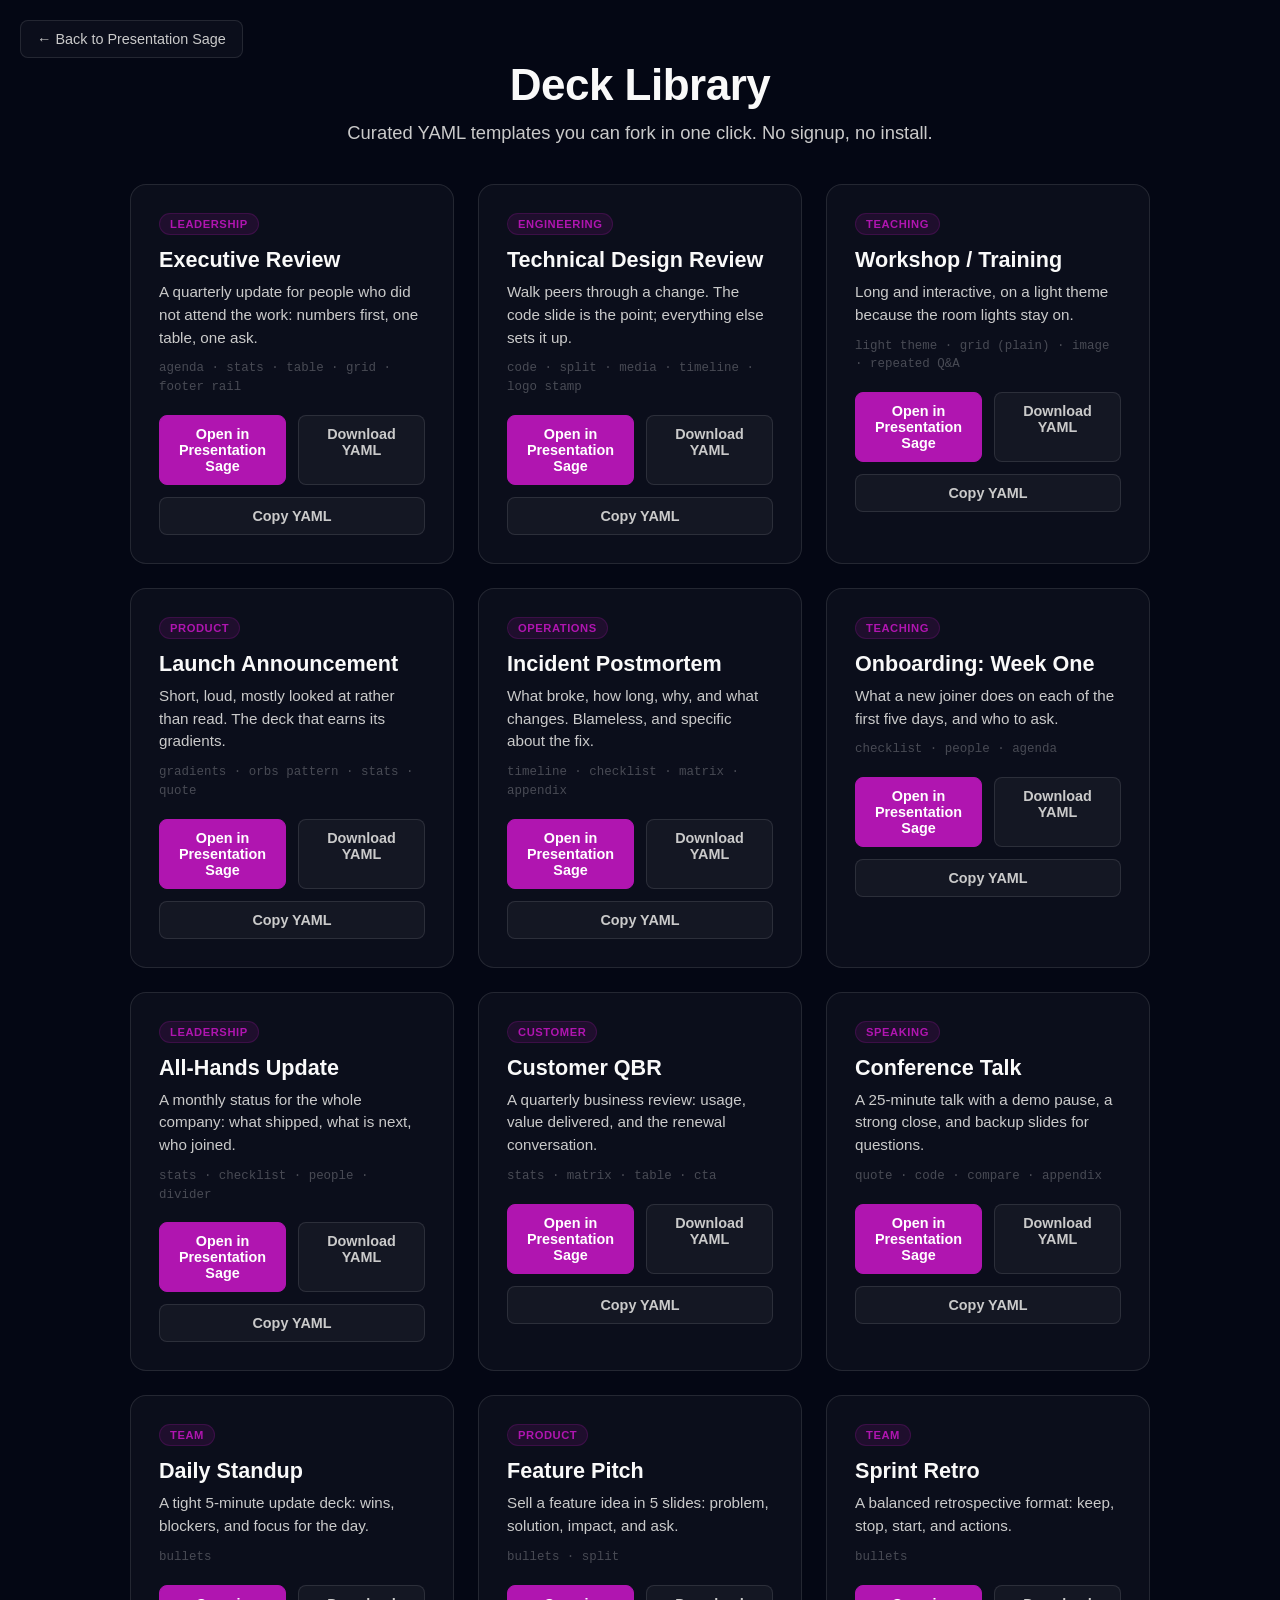
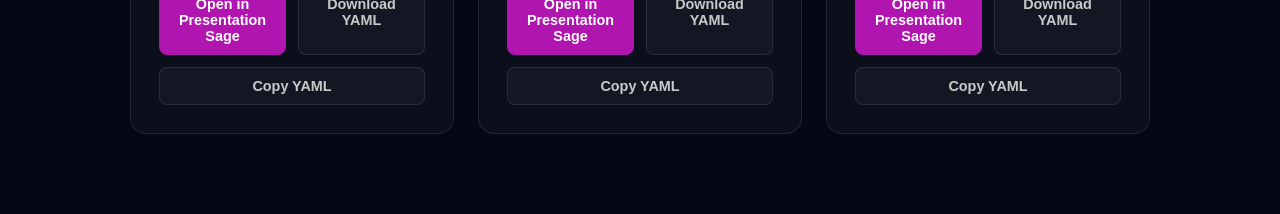
<file: deck-library/index.html>
<!DOCTYPE html>
<html lang="en" style="color-scheme: dark;">
<head>
  <meta charset="UTF-8">
  <meta name="color-scheme" content="dark">
  <meta name="viewport" content="width=device-width, initial-scale=1.0">
  <link rel="icon" type="image/svg+xml" href="/favicon.svg">
  <link rel="icon" type="image/x-icon" href="/favicon.ico" sizes="16x16 32x32 48x48">
  <link rel="apple-touch-icon" sizes="180x180" href="/apple-touch-icon.png">
  <meta name="apple-mobile-web-app-title" content="Presentation Sage">
  <link rel="manifest" href="/site.webmanifest">
  <meta name="neo-mark" content="on">
  <meta http-equiv="Content-Security-Policy" content="default-src 'self'; base-uri 'self'; form-action 'self'; script-src 'self' 'unsafe-inline' https://gc.zgo.at https://static.cloudflareinsights.com; style-src 'self' 'unsafe-inline' https://fonts.googleapis.com https://cdn.neorgon.org; font-src 'self' https://fonts.gstatic.com; img-src 'self' data: blob: https:; connect-src 'self' https://neorgon.goatcounter.com https://cloudflareinsights.com; upgrade-insecure-requests">
  <meta name="referrer" content="strict-origin-when-cross-origin">
  <title>Deck Library | Presentation Sage</title>
  <meta name="description" content="Curated Presentation Sage YAML templates for standups, pitches, retros, and more. Fork a deck in one click">
  <meta property="og:title" content="Deck Library: Presentation Sage Templates">
  <meta property="og:description" content="Curated Presentation Sage YAML templates for standups, pitches, retros, and more">
  <meta property="og:type" content="website">
  <meta property="og:url" content="https://slides.neorgon.com/deck-library/">
  <meta property="og:site_name" content="Neorgon">
  <meta name="twitter:card" content="summary_large_image">
  <meta name="twitter:title" content="Deck Library: Presentation Sage Templates">
  <meta name="twitter:description" content="Curated Presentation Sage YAML templates for standups, pitches, retros, and more">
  <meta name="robots" content="index, follow">
  <link rel="canonical" href="https://slides.neorgon.com/deck-library/">
  <meta name="theme-color" content="#040714">
  <link rel="stylesheet" href="../css/style.css">
  <style>
    :root { --accent: #B015B0; }
    .library-page { min-height: 100vh; display: flex; flex-direction: column; }
    .library-header { padding: 60px 40px 40px; text-align: center; }
    .library-title { font-size: 2.75rem; font-weight: 700; letter-spacing: -0.5px; margin-bottom: 12px; }
    .library-subtitle { font-size: 1.15rem; color: var(--text-secondary); max-width: 600px; margin: 0 auto; }
    .template-grid { display: grid; grid-template-columns: repeat(auto-fill, minmax(300px, 1fr)); gap: 24px; max-width: 1100px; margin: 0 auto; padding: 0 40px 80px; }
    .template-card { background: var(--surface-1); border: 1px solid var(--border); border-radius: 16px; padding: 28px; transition: all .2s ease; }
    .template-card:hover { border-color: rgba(176,21,176,.35); background: rgba(255,255,255,.05); }
    .template-category { display: inline-block; padding: 4px 10px; border-radius: 99px; font-size: .7rem; font-weight: 600; text-transform: uppercase; letter-spacing: .05em; background: rgba(176,21,176,.12); color: var(--accent); border: 1px solid rgba(176,21,176,.2); margin-bottom: 12px; }
    .template-name { font-size: 1.35rem; font-weight: 600; margin-bottom: 8px; }
    .template-desc { color: var(--text-secondary); font-size: .95rem; line-height: 1.5; margin-bottom: 10px; }
    .template-uses { color: var(--text-dim, #6b7280); font-size: .78rem; line-height: 1.5; margin-bottom: 18px; font-family: var(--mono, monospace); }
    .template-actions { display: flex; gap: 12px; flex-wrap: wrap; }
    .template-btn { flex: 1; min-width: 120px; padding: 10px 16px; border-radius: 8px; text-align: center; text-decoration: none; font-weight: 600; font-size: .9rem; border: 1px solid var(--border); background: rgba(255,255,255,.04); color: var(--text-secondary); }
    .template-btn:hover { background: rgba(176,21,176,.12); border-color: rgba(176,21,176,.35); color: var(--text-primary); }
    .template-btn--primary { background: var(--accent); color: #fff; border-color: var(--accent); }
    .template-btn--primary:hover { background: #c218c2; color: #fff; }
    .nav-back { position: absolute; top: 20px; left: 20px; z-index: 20; }
    .back-button { display: inline-flex; align-items: center; gap: 8px; padding: 10px 16px; background: var(--surface-1); border: 1px solid var(--border); border-radius: 8px; text-decoration: none; color: var(--text-secondary); font-size: .9rem; font-weight: 500; }
    .back-button:hover { background: rgba(176,21,176,.12); border-color: rgba(176,21,176,.35); color: var(--text-primary); }
    @media (max-width: 640px) { .library-header { padding: 80px 20px 30px; } .template-grid { padding: 0 20px 60px; grid-template-columns: 1fr; } }
  </style>
</head>
<body>
  <nav class="nav-back">
    <a href="../" class="back-button">← Back to Presentation Sage</a>
  </nav>

  <div class="library-page">
    <header class="library-header">
      <h1 class="library-title">Deck Library</h1>
      <p class="library-subtitle">Curated YAML templates you can fork in one click. No signup, no install.</p>
    </header>

    <main class="template-grid" id="templateGrid">
      <!-- Templates injected by JS -->
    </main>
  </div>

  <script>
    /* Decks live as real .yaml files under decks/, so `node validate.mjs
       deck-library/decks` checks every example the library hands out. The page
       only knows the manifest; the content is fetched. */
    /* The manifest is shared with the player's Catalog, so the two lists
       cannot disagree about what the library holds. */
    let templates = [];

    const grid = document.getElementById('templateGrid');
    const render = () => { grid.innerHTML = templates.map(t => `
        <article class="template-card" data-id="${t.id}">
          <span class="template-category">${t.category}</span>
          <h2 class="template-name">${t.name}</h2>
          <p class="template-desc">${t.desc}</p>
          <p class="template-uses">${t.uses}</p>
          <div class="template-actions">
            <a class="template-btn template-btn--primary" data-open href="#">Open in Presentation Sage</a>
            <a class="template-btn" href="decks/${t.id}.yaml" download="${t.id}.yaml">Download YAML</a>
            <button class="template-btn" data-copy type="button">Copy YAML</button>
          </div>
        </article>`).join(''); };

    fetch('decks/index.json')
      .then(r => r.json())
      .then(list => { templates = list; render(); })
      .catch(() => { grid.innerHTML = '<p class="template-desc">Deck list unavailable.</p>'; });

    const yamlFor = async (id) => (await fetch(`decks/${id}.yaml`)).text();

    grid.addEventListener('click', async (e) => {
      const card = e.target.closest('.template-card');
      if (!card) return;
      const id = card.dataset.id;

      if (e.target.matches('[data-open]')) {
        e.preventDefault();
        const yaml = await yamlFor(id);
        window.open(`../?yaml=${encodeURIComponent(yaml)}`, '_blank', 'noopener');
      }

      if (e.target.matches('[data-copy]')) {
        const yaml = await yamlFor(id);
        const btn = e.target, was = btn.dataset.label || btn.textContent;
        btn.dataset.label = was;
        let ok = true;
        try {
          await navigator.clipboard.writeText(yaml);
        } catch {
          // Clipboard API needs permission the page may not have; the old
          // textarea trick still works and needs none.
          const ta = document.createElement('textarea');
          ta.value = yaml; ta.style.position = 'fixed'; ta.style.opacity = '0';
          document.body.appendChild(ta); ta.select();
          ok = document.execCommand('copy');
          ta.remove();
        }
        btn.textContent = ok ? 'Copied' : 'Press Ctrl+C';
        setTimeout(() => { btn.textContent = was; }, 1400);
      }
    });
  </script>
</body>
</html>
</file>
<file: css/style.css>
/* ── Reset & tokens ──────────────────────────────────────────────────── */
*, *::before, *::after { margin: 0; padding: 0; box-sizing: border-box; }

:root {
  --bg:              #040714;
  --surface-1:       rgba(255,255,255,.03);
  --surface-2:       rgba(255,255,255,.06);
  --border-subtle:   rgba(255,255,255,.07);
  --border:          rgba(255,255,255,.10);
  --border-strong:   rgba(255,255,255,.22);
  --text-primary:    #f9f9f9;
  --text-secondary:  #cacaca;
  --text-muted:      rgba(255,255,255,.55);
  --text-dim:        rgba(255,255,255,.25);
  --accent:          #fb923c;
  --accent-bright:   #fdba74;
  --warn:            #fbbf24;
  --danger:          #f87171;
  --success:         #34d399;
  --font:            'Avenir Next', -apple-system, BlinkMacSystemFont, 'Segoe UI', Roboto, Oxygen, Ubuntu, Cantarell, sans-serif;
  --mono:            'JetBrains Mono', 'Fira Code', 'Cascadia Code', 'Courier New', monospace;
  --radius-sm:       6px;
  --radius:          10px;
  --radius-lg:       15px;
  --dur:             200ms;
}

body {
  font-family: var(--font);
  background: var(--bg);
  color: var(--text-primary);
  height: 100vh;
  display: flex;
  flex-direction: column;
  overflow: hidden;
}

/* ── Toolbar ─────────────────────────────────────────────────────────── */
.toolbar {
  display: flex; align-items: center;
  flex-wrap: wrap; row-gap: 6px;
  /* Never overflow:auto here. A scroll container clips its own absolutely
     positioned children, which silently swallowed every dropdown in it. */
  position: relative; z-index: 40;
  min-height: 44px; flex-shrink: 0; padding-block: 4px;
  border-bottom: 1px solid var(--border-subtle);
  background: var(--surface-1);
  padding: 0 16px; gap: 6px;
}
.toolbar-label { font-size: .72rem; color: var(--text-muted); margin-right: 2px; }
.sep { width: 1px; height: 18px; background: var(--border-subtle); margin: 0 4px; flex-shrink: 0; }
.theme-select {
  height: 26px; padding: 0 8px;
  background: var(--surface-1); border: 1px solid var(--border);
  color: var(--text-secondary); border-radius: var(--radius-sm);
  font-family: var(--font); font-size: .75rem; cursor: pointer;
}
.theme-select:focus { outline: 1px solid var(--accent); }

.btn {
  padding: 5px 13px;
  border-radius: var(--radius-sm);
  border: 1px solid var(--border);
  background: var(--surface-1);
  color: var(--text-secondary);
  font-family: var(--font); font-size: .8rem;
  cursor: pointer; transition: all var(--dur);
  white-space: nowrap;
}
.btn:hover { background: var(--surface-2); border-color: var(--border-strong); color: var(--text-primary); }
.btn-primary {
  background: var(--accent); border-color: var(--accent);
  color: #fff; font-weight: 600;
}
.btn-primary:hover { background: var(--accent-bright); border-color: var(--accent-bright); color: #fff; }
.btn-sm { padding: 4px 10px; font-size: .75rem; }
.btn-ghost {
  background: none; border-color: transparent; color: var(--text-muted);
}
.btn-ghost:hover { background: var(--surface-2); border-color: var(--border); color: var(--text-primary); }

/* ── Workspace ───────────────────────────────────────────────────────── */
.workspace {
  flex: 1; display: grid;
  grid-template-columns: 1fr 1fr;
  overflow: hidden;
}

/* ── Editor pane ─────────────────────────────────────────────────────── */
.editor-pane {
  display: flex; flex-direction: column;
  border-right: 1px solid var(--border-subtle);
  overflow: hidden;
}
.pane-header {
  height: 34px; flex-shrink: 0;
  padding: 0 14px;
  border-bottom: 1px solid var(--border-subtle);
  display: flex; align-items: center; gap: 8px;
  font-size: .7rem; text-transform: uppercase;
  letter-spacing: .8px; color: var(--text-muted);
}
.pane-header .dot {
  width: 6px; height: 6px;
  border-radius: 50%; flex-shrink: 0;
}
.dot-blue  { background: var(--accent); }
.dot-green { background: var(--success); }

#yaml-input {
  flex: 1; resize: none;
  background: transparent; border: none; outline: none;
  color: var(--text-primary);
  font-family: var(--mono); font-size: .8rem;
  line-height: 1.65; padding: 14px 16px;
  overflow-y: auto;
}
#yaml-input::placeholder { color: var(--text-dim); }

/* ── Warnings bar ────────────────────────────────────────────────────── */
.warnings-bar {
  flex-shrink: 0; max-height: 130px; overflow-y: auto;
  border-top: 1px solid var(--border-subtle);
  background: rgba(0,0,0,.15);
}
.warnings-bar.empty {
  padding: 8px 14px;
  font-size: .75rem; color: var(--success);
}
.warning-item {
  padding: 5px 14px;
  display: flex; align-items: baseline; gap: 8px;
  font-size: .75rem; line-height: 1.4;
  border-bottom: 1px solid rgba(255,255,255,.03);
}
.warning-item:last-child { border-bottom: none; }
.warning-item.lvl-error { color: var(--danger); }
.warning-item.lvl-warn  { color: var(--warn); }
.warning-item.lvl-info  { color: var(--text-muted); }
.warning-badge {
  font-size: .65rem; font-weight: 700; padding: 1px 5px;
  border-radius: 3px; flex-shrink: 0; white-space: nowrap;
}
.lvl-error .warning-badge { background: rgba(248,113,113,.15); color: var(--danger); }
.lvl-warn  .warning-badge { background: rgba(251,191,36,.12);  color: var(--warn); }
.lvl-info  .warning-badge { background: var(--surface-2);      color: var(--text-muted); }

/* ── Preview pane ────────────────────────────────────────────────────── */
.preview-pane {
  display: flex; flex-direction: column;
  overflow: hidden; background: #000;
}
.preview-header {
  height: 34px; flex-shrink: 0;
  padding: 0 14px;
  border-bottom: 1px solid var(--border-subtle);
  background: rgba(255,255,255,.01);
  display: flex; align-items: center; gap: 8px;
  font-size: .7rem; text-transform: uppercase;
  letter-spacing: .8px; color: var(--text-muted);
}
.slide-nav {
  margin-left: auto; display: flex; align-items: center; gap: 6px;
}
.nav-btn {
  width: 22px; height: 22px;
  background: none; border: 1px solid var(--border);
  color: var(--text-secondary); border-radius: 4px;
  cursor: pointer; font-size: .75rem;
  display: flex; align-items: center; justify-content: center;
  transition: all var(--dur);
}
.nav-btn:hover:not(:disabled) { background: var(--surface-2); border-color: var(--border-strong); }
.nav-btn:disabled { opacity: .3; cursor: default; }
#slide-counter { font-size: .75rem; color: var(--text-muted); min-width: 48px; text-align: center; }

.slide-stage {
  flex: 1; position: relative; overflow: hidden;
}

/* ── Slide canvas — fixed 960x540, JS scales it to fit the container ── */
.slide {
  position: absolute;
  width: 960px; height: 540px;
  transform-origin: top left;
  background: #080f20;
  border-radius: 10px;
  border: 1px solid rgba(255,255,255,.08);
  display: flex; flex-direction: column;
  overflow: hidden;
  padding: 48px 60px;
}
.slide::after {
  content: '';
  position: absolute; inset: 0;
  background: linear-gradient(135deg, rgba(0,99,229,.05) 0%, transparent 55%);
  pointer-events: none;
}
.slide-num {
  /* Inside the graphics-safe band. EBU R 95 puts that at 5% per edge, which is
     27px vertical and 48px horizontal here; the old 14/18 sat in the region a
     keystoned or overscanned projector eats. */
  position: absolute; bottom: 24px; right: 40px;
  font-size: 11px;
  /* Was a hardcoded white at .18 alpha: 1.01:1 on the four light themes, an
     invisible page number. Every other slide token is themed; this was the one
     that was not. */
  color: var(--sl-dim, rgba(255,255,255,.18));
  font-family: var(--mono);
}
.slide-logo-watermark {
  position: absolute; top: 24px; right: 40px;
  max-height: 30px; max-width: 80px;
  object-fit: contain; opacity: .6; z-index: 2;
}
.title-logo {
  max-height: 52px; max-width: 140px;
  object-fit: contain; margin-bottom: 20px;
}

/* Title slide */
.slide-type-title {
  align-items: center; justify-content: center; text-align: center;
}
.slide-type-title .s-heading {
  font-size: 40px;
  font-weight: 700; color: var(--sl-text, #fff); line-height: 1.2;
}
.accent-bar {
  width: 48px; height: 4px; border-radius: 2px;
  background: var(--sl-accent, #0063e5); margin: 18px auto;
}
.slide-type-title .s-subtitle {
  font-size: 18px;
  color: var(--sl-muted, rgba(255,255,255,.5)); font-weight: 400;
}
.slide-type-title .s-meta {
  /* Above the page-number band. Moving .slide-num into the graphics-safe area
     put it at bottom 24px / right 40px, which is exactly where the right-hand
     date sat, so the two printed over each other. */
  position: absolute; bottom: 48px; left: 60px; right: 60px;
  display: flex; justify-content: space-between;
  font-size: 12px; color: var(--sl-dim, rgba(255,255,255,.25));
}

/* Bullets slide */
.slide-type-bullets { justify-content: flex-start; }
.s-heading {
  font-size: 26px;
  font-weight: 700; color: var(--sl-text, #fff); margin-bottom: 18px;
  padding-bottom: 14px;
  border-bottom: 1px solid var(--sl-border, rgba(255,255,255,.07));
  flex-shrink: 0;
}
.s-bullets { list-style: none; overflow: hidden; }
.s-bullets li {
  padding: 7px 0 7px 22px; position: relative;
  font-size: 18px;
  color: var(--sl-ts, #cacaca); line-height: 1.4;
}
.s-bullets li::before {
  content: '';
  position: absolute; left: 0; top: 14px;
  width: 7px; height: 7px;
  border-radius: 50%; background: var(--sl-accent, #0063e5);
}

/* Split slide */
.slide-type-split { justify-content: flex-start; }
.split-cols {
  display: grid; grid-template-columns: 1fr 1fr;
  gap: 24px; flex: 1; overflow: hidden;
}
.split-col-head {
  font-size: 13px;
  font-weight: 700; color: var(--sl-accent, #0063e5);
  text-transform: uppercase; letter-spacing: .6px;
  margin-bottom: 10px;
}

/* Code slide */
.slide-type-code { justify-content: flex-start; }
.code-block {
  background: var(--sl-code-bg, rgba(0,0,0,.5));
  border: 1px solid var(--sl-border, rgba(255,255,255,.07));
  border-radius: 8px; padding: 18px;
  flex: 1; overflow: hidden;
}
.code-lang {
  font-size: 11px; color: var(--sl-dim, rgba(255,255,255,.3));
  font-family: var(--mono); text-transform: uppercase;
  letter-spacing: .8px; margin-bottom: 10px;
}
.code-block pre {
  font-family: var(--mono);
  font-size: 15px;
  line-height: 1.55; color: var(--sl-code-text, #a5f3fc);
  white-space: pre-wrap; word-break: break-word;
}

/* Quote slide */
.slide-type-quote {
  align-items: center; justify-content: center; text-align: center;
}
.quote-mark {
  font-size: 72px; line-height: .8;
  color: var(--sl-accent, #0063e5); opacity: .35;
  font-family: Georgia, serif;
}
.quote-text {
  font-size: 22px;
  color: var(--sl-text, #fff); font-style: italic; line-height: 1.6; margin-top: 10px;
}
.quote-source {
  margin-top: 18px;
  font-size: 14px;
  color: var(--sl-accent, #0063e5); font-weight: 600;
}

/* Divider slide */
.slide-type-divider {
  align-items: center; justify-content: center; text-align: center;
  background: linear-gradient(135deg, rgba(176,21,176,.12) 0%, rgba(61,0,128,.12) 50%, transparent 100%);
}
.slide-type-divider .s-heading {
  font-size: 44px;
  border-bottom: none; margin-bottom: 0; padding-bottom: 0;
}
.slide-type-divider .s-subtitle {
  font-size: 17px;
  color: var(--sl-muted, rgba(255,255,255,.45)); margin-top: 14px;
}

/* Q&A slide */
.slide-type-qa {
  align-items: center; justify-content: center; text-align: center;
}
.qa-icon { font-size: 48px; margin-bottom: 18px; }
.slide-type-qa .s-heading {
  font-size: 36px;
  border-bottom: none; margin-bottom: 0; padding-bottom: 0;
}
.slide-type-qa .s-subtext {
  font-size: 16px;
  color: var(--sl-muted, rgba(255,255,255,.4)); margin-top: 12px;
}

/* CTA slide */
.slide-type-cta {
  align-items: center; justify-content: center; text-align: center;
}
.slide-type-cta .s-heading {
  font-size: 30px;
  border-bottom: none; margin-bottom: 24px; padding-bottom: 0;
}
.cta-pill {
  background: var(--sl-accent, #0063e5); color: var(--sl-on-accent, #fff);
  font-weight: 700; font-size: 18px;
  padding: 13px 32px; border-radius: 9px;
  display: inline-block;
}
.s-subtext {
  margin-top: 16px;
  font-size: 14px;
  color: var(--sl-muted, rgba(255,255,255,.38));
}

/* Image slide */
.slide-type-image { justify-content: flex-start; }
.image-container {
  flex: 1; display: flex; align-items: center; justify-content: center;
  overflow: hidden; border-radius: 6px;
}
.image-container.full { position: absolute; inset: 0; border-radius: 0; }
.slide-image { max-width: 100%; max-height: 100%; object-fit: contain; border-radius: 4px; }
.fit-cover .slide-image { width: 100%; height: 100%; object-fit: cover; border-radius: 0; }
.image-caption {
  position: absolute; bottom: 28px; left: 60px; right: 60px;
  font-size: 13px; color: var(--sl-muted, rgba(255,255,255,.45));
  text-align: center;
}

/* Stats slide */
.slide-type-stats { justify-content: center; align-items: center; text-align: center; }
.stats-grid {
  display: flex; justify-content: center; gap: 48px; flex-wrap: wrap;
  margin-top: 10px;
}
.stat-item { min-width: 120px; }
.stat-value {
  font-size: 52px; font-weight: 800; line-height: 1.1;
  color: var(--sl-accent, #0063e5);
}
.stat-label {
  font-size: 14px; color: var(--sl-muted, rgba(255,255,255,.45));
  margin-top: 8px; line-height: 1.3;
}

/* Timeline slide */
.slide-type-timeline { justify-content: flex-start; }
.timeline-track {
  display: flex; gap: 8px; flex: 1; align-items: flex-start;
  padding-top: 10px;
}
.timeline-step {
  flex: 1; display: flex; flex-direction: column; align-items: center;
  text-align: center; position: relative;
}
.timeline-step::after {
  content: ''; position: absolute; top: 16px; left: 55%; right: -45%;
  height: 2px; background: var(--sl-border, rgba(255,255,255,.07));
}
.timeline-step:last-child::after { display: none; }
.timeline-dot {
  width: 32px; height: 32px; border-radius: 50%;
  background: var(--sl-accent, #0063e5); color: var(--sl-on-accent, #fff);
  font-size: 13px; font-weight: 700;
  display: flex; align-items: center; justify-content: center;
  position: relative; z-index: 1; flex-shrink: 0;
}
.timeline-label {
  font-size: 12px; font-weight: 700; color: var(--sl-accent, #0063e5);
  text-transform: uppercase; letter-spacing: .5px;
  margin-top: 10px;
}
.timeline-text {
  font-size: 14px; color: var(--sl-ts, #cacaca);
  margin-top: 6px; line-height: 1.4;
}
/* Per-step date above the axis. Once any step has one, every step renders the
   row (empty ones included) so the dots stay on one line. */
.timeline-date {
  font-size: 11px; font-family: var(--mono);
  color: var(--sl-muted, rgba(255,255,255,.45));
  min-height: 15px; margin-bottom: 6px;
}
/* The connector line runs through the dot centres, which move down by the
   date row's height when the track carries dates. */
.timeline-track.has-dates .timeline-step::after { top: 37px; }
/* A milestone: accent ring and a star instead of the numbered dot */
.timeline-dot.is-mark {
  background: transparent;
  border: 2px solid var(--sl-accent, #0063e5);
  color: var(--sl-accent, #0063e5);
  font-size: 16px;
}

/* Columns (two-column text) slide */
.slide-type-columns { justify-content: flex-start; }
.col-text {
  font-size: 16px; color: var(--sl-ts, #cacaca);
  line-height: 1.55;
}

/* Agenda slide */
.slide-type-agenda { justify-content: flex-start; }
.agenda-list {
  list-style: none; counter-reset: none;
  margin-top: 14px; flex: 1; overflow: hidden;
}
.agenda-list.two-col {
  display: grid; grid-template-columns: 1fr 1fr;
  grid-auto-flow: column; grid-template-rows: repeat(4, auto);
  column-gap: 40px;
}
.agenda-item {
  display: flex; gap: 14px; align-items: baseline;
  padding: 9px 0;
  border-bottom: 1px solid var(--sl-border, rgba(255,255,255,.07));
}
.agenda-num {
  font-family: var(--mono); font-size: 13px; font-weight: 700;
  color: var(--sl-accent, #0063e5); flex-shrink: 0;
}
.agenda-body { display: flex; flex-direction: column; gap: 2px; }
.agenda-label { font-size: 17px; color: var(--sl-ts, #cacaca); line-height: 1.35; }
.agenda-text { font-size: 13px; color: var(--sl-muted, rgba(255,255,255,.45)); }
/* The section being entered, for a deck that shows its agenda more than once */
.agenda-item.is-current .agenda-label { color: var(--sl-text, #fff); font-weight: 700; }
.agenda-item.is-current .agenda-num::after {
  content: ''; display: inline-block;
  width: 5px; height: 5px; border-radius: 50%; margin-left: 6px;
  background: var(--sl-accent, #0063e5);
}

/* Section progress eyebrow on dividers */
.section-progress {
  font-size: 12px; font-weight: 700; letter-spacing: 1.2px;
  text-transform: uppercase;
  color: var(--sl-accent, #0063e5);
  margin-bottom: 10px;
}

/* Table slide */
.slide-type-table { justify-content: flex-start; }
.table-wrap { flex: 0 1 auto; overflow: hidden; margin-top: 4px; }
.slide-table {
  width: 100%; border-collapse: collapse;
  font-size: 15px; color: var(--sl-ts, #cacaca);
}
.slide-table.dens-tight { font-size: 13px; }
.slide-table th {
  text-align: left; font-size: 12px; font-weight: 700;
  text-transform: uppercase; letter-spacing: .6px;
  color: var(--sl-on-accent, #fff);
  background: var(--sl-accent, #0063e5);
  padding: 8px 12px;
}
.slide-table td {
  padding: 7px 12px;
  border-bottom: 1px solid var(--sl-border, rgba(255,255,255,.07));
}
.slide-table.dens-tight td { padding: 5px 12px; }
.slide-table tbody tr:nth-child(even) { background: rgba(127,127,127,.06); }
.slide-table tr.is-highlight td {
  color: var(--sl-text, #fff); font-weight: 700;
  background: rgba(127,127,127,.12);
}
/* The marker belongs to the row, so only the first cell carries the bar */
.slide-table tr.is-highlight td:first-child {
  box-shadow: inset 3px 0 0 var(--sl-accent, #0063e5);
}
.slide-table .al-right  { text-align: right; }
.slide-table .al-center { text-align: center; }
.table-caption {
  font-size: 12px; color: var(--sl-muted, rgba(255,255,255,.45));
  margin-top: 8px;
}

/* Grid slide */
.slide-type-grid { justify-content: flex-start; }
.grid-items {
  display: grid; gap: 18px; flex: 1; overflow: hidden;
  margin-top: 14px; align-content: start;
}
.grid-items.cols-2 { grid-template-columns: repeat(2, 1fr); }
.grid-items.cols-3 { grid-template-columns: repeat(3, 1fr); }
.grid-items.cols-4 { grid-template-columns: repeat(4, 1fr); }
.grid-items.style-cards .grid-item {
  background: rgba(127,127,127,.08);
  border: 1px solid var(--sl-border, rgba(255,255,255,.07));
  border-top: 2px solid var(--sl-accent, #0063e5);
  border-radius: 6px; padding: 14px 16px;
}
.grid-items.style-plain .grid-item {
  border-left: 2px solid var(--sl-accent, #0063e5);
  padding: 2px 0 2px 14px;
}
.grid-icon { font-size: 22px; line-height: 1; margin-bottom: 8px; }
.grid-item-head {
  font-size: 15px; font-weight: 700; color: var(--sl-accent, #0063e5);
  margin-bottom: 6px; line-height: 1.25;
}
.grid-item-text { font-size: 14px; color: var(--sl-ts, #cacaca); line-height: 1.45; }
.grid-item-bullets { list-style: none; margin-top: 6px; }
.grid-item-bullets li {
  font-size: 13px; color: var(--sl-ts, #cacaca); line-height: 1.4;
  padding: 3px 0 3px 12px; position: relative;
}
.grid-item-bullets li::before {
  content: ''; position: absolute; left: 0; top: 10px;
  width: 4px; height: 4px; border-radius: 50%;
  background: var(--sl-accent, #0063e5);
}
.grid-items.cols-4 .grid-item-head { font-size: 14px; }
.grid-items.cols-4 .grid-item-text { font-size: 13px; }

/* Media slide: copy in a padded column, media bleeding to the slide edge */
.slide-type-media { padding: 0; }
.media-layout {
  display: grid; grid-template-columns: 42fr 58fr;
  flex: 1; min-height: 0;
}
.media-layout.side-left { grid-template-columns: 58fr 42fr; }
.media-layout.side-left .media-copy  { order: 2; }
.media-layout.side-left .media-figure { order: 1; }
.media-copy {
  padding: 48px 44px; display: flex; flex-direction: column;
  min-width: 0; overflow: hidden;
}
.media-copy .s-heading { font-size: 22px; }
.media-copy .s-bullets li { font-size: 15px; padding: 6px 0 6px 18px; }
.media-copy .s-bullets li::before { top: 12px; width: 6px; height: 6px; }
.media-copy .col-text { font-size: 15px; }
.media-copy .image-caption {
  position: static; text-align: left; margin-top: auto; padding-top: 10px;
}
.media-figure {
  position: relative; overflow: hidden;
  display: flex; align-items: center; justify-content: center;
  background: rgba(127,127,127,.07);
}
.media-figure .slide-image { max-width: 100%; max-height: 100%; border-radius: 0; }
.media-figure.fit-cover .slide-image { width: 100%; height: 100%; object-fit: cover; }

/* Media placeholder: a frame for the screenshot that does not exist yet */
.media-placeholder {
  width: 100%; height: 100%; min-height: 160px;
  display: flex; flex-direction: column;
  align-items: center; justify-content: center; gap: 4px;
  background: rgba(127,127,127,.09);
  border: 1px dashed var(--sl-dim, rgba(255,255,255,.22));
  color: var(--sl-muted, rgba(255,255,255,.45));
  position: relative;
}
.mp-label {
  font-size: 15px; font-weight: 700; color: var(--sl-ts, #cacaca);
  text-align: center; padding: 0 12px;
}
.mp-sub {
  font-size: 12px; font-family: var(--mono);
}

/* Footer rail: deck note left, handling label and page count right */
.slide-rail {
  position: absolute; left: 0; right: 0; bottom: 0;
  height: 34px; padding: 0 40px 0 60px;
  display: flex; align-items: center; gap: 16px;
  font-size: 11px; color: var(--sl-dim, rgba(255,255,255,.22));
  border-top: 1px solid var(--sl-border, rgba(255,255,255,.07));
  pointer-events: none;
}
.slide-type-media .slide-rail { padding-left: 44px; }
.rail-note { flex: 1; min-width: 0; overflow: hidden; white-space: nowrap; text-overflow: ellipsis; }
.rail-right { display: flex; align-items: center; gap: 12px; flex-shrink: 0; }
.rail-class {
  text-transform: uppercase; letter-spacing: 1px; font-weight: 700;
  color: var(--sl-muted, rgba(255,255,255,.45));
}
.rail-num { font-family: var(--mono); }
/* Content stops above the rail rather than sliding under it */
.slide.has-rail { padding-bottom: 44px; }
.slide-type-media.has-rail { padding-bottom: 0; }
.slide-type-media.has-rail .media-copy { padding-bottom: 44px; }
.slide-type-media.has-rail .media-figure { margin-bottom: 34px; }

/* Matrix slide: scanned down a column, so the columns carry the emphasis */
.slide-type-matrix { justify-content: flex-start; }
.slide-matrix th.mx-row-label {
  text-align: left; background: none; color: var(--sl-ts, #cacaca);
  font-weight: 600; text-transform: none; letter-spacing: 0;
  font-size: 14px; padding: 7px 12px;
  border-bottom: 1px solid var(--sl-border, rgba(255,255,255,.07));
}
.slide-matrix td { text-align: center; }
.slide-matrix th.is-highlight { box-shadow: inset 0 -3px 0 var(--sl-text, #fff); }
.slide-matrix td.is-highlight { background: rgba(127,127,127,.12); }
.mx-mark { font-size: 16px; font-weight: 700; }
.mx-yes { color: var(--sl-accent, #0063e5); }
.mx-no { color: var(--sl-dim, rgba(255,255,255,.22)); }
.mx-partial { color: var(--sl-muted, rgba(255,255,255,.45)); }

/* People slide */
.slide-type-people { justify-content: flex-start; }
.people-grid {
  display: grid; gap: 20px 16px; margin-top: 16px;
  align-content: start; flex: 1; overflow: hidden;
}
.people-grid.cols-2 { grid-template-columns: repeat(2, 1fr); }
.people-grid.cols-3 { grid-template-columns: repeat(3, 1fr); }
.people-grid.cols-4 { grid-template-columns: repeat(4, 1fr); }
.people-grid.cols-5 { grid-template-columns: repeat(5, 1fr); }
.person { text-align: center; }
.person-face {
  width: 78px; height: 78px; border-radius: 50%;
  object-fit: cover; margin: 0 auto 10px;
  border: 2px solid var(--sl-border, rgba(255,255,255,.07));
  display: flex; align-items: center; justify-content: center;
}
/* No headshot yet: initials on the accent, the same trick as the logo monogram */
.person-initials {
  background: var(--sl-accent, #0063e5); color: var(--sl-on-accent, #fff);
  font-size: 26px; font-weight: 700; letter-spacing: .5px; border: 0;
}
.person-name { font-size: 15px; font-weight: 700; color: var(--sl-text, #fff); line-height: 1.3; }
.person-role { font-size: 13px; color: var(--sl-muted, rgba(255,255,255,.45)); margin-top: 3px; line-height: 1.35; }
.people-grid.cols-5 .person-face { width: 62px; height: 62px; }
.people-grid.cols-5 .person-name { font-size: 13px; }
.people-grid.cols-5 .person-role { font-size: 11px; }

/* Checklist slide */
.slide-type-checklist { justify-content: flex-start; }
.check-list { list-style: none; margin-top: 12px; flex: 1; overflow: hidden; }
.check-item {
  display: flex; align-items: baseline; gap: 12px;
  padding: 9px 0;
  border-bottom: 1px solid var(--sl-border, rgba(255,255,255,.07));
}
.check-mark { font-size: 16px; width: 20px; flex-shrink: 0; text-align: center; }
.check-body { display: flex; flex-direction: column; gap: 2px; flex: 1; min-width: 0; }
.check-label { font-size: 17px; color: var(--sl-ts, #cacaca); line-height: 1.35; }
.check-note { font-size: 12px; color: var(--sl-muted, rgba(255,255,255,.45)); }
.check-state {
  font-family: var(--mono); font-size: 11px; text-transform: uppercase;
  letter-spacing: .8px; color: var(--sl-dim, rgba(255,255,255,.22)); flex-shrink: 0;
}
.check-item.is-done .check-mark { color: var(--sl-accent, #0063e5); }
.check-item.is-done .check-label { color: var(--sl-muted, rgba(255,255,255,.45)); }
.check-item.is-doing .check-mark { color: var(--sl-text, #fff); }
.check-item.is-doing .check-label { color: var(--sl-text, #fff); font-weight: 600; }
.check-item.is-blocked .check-mark { color: #ef6a6a; }
.check-item.is-blocked .check-state { color: #ef6a6a; }
.check-item.is-todo .check-mark { color: var(--sl-dim, rgba(255,255,255,.22)); }

/* Compare slide: two frames, one caption */
.slide-type-compare { justify-content: flex-start; }
.cmp-panes {
  display: grid; grid-template-columns: 1fr 1fr; gap: 18px;
  flex: 1; min-height: 0; margin-top: 10px;
}
.cmp-pane { display: flex; flex-direction: column; min-height: 0; }
.cmp-label {
  font-size: 12px; font-weight: 700; text-transform: uppercase;
  letter-spacing: .8px; color: var(--sl-accent, #0063e5); margin-bottom: 8px;
}
.cmp-frame {
  flex: 1; min-height: 0; position: relative; overflow: hidden;
  border-radius: 6px; background: rgba(127,127,127,.07);
  display: flex; align-items: center; justify-content: center;
}
.cmp-frame .slide-image { max-width: 100%; max-height: 100%; }
.cmp-frame.fit-cover .slide-image { width: 100%; height: 100%; object-fit: cover; }

/* Appendix marker */
.slide-type-appendix {
  align-items: flex-start; justify-content: center;
}
.appendix-tag {
  font-family: var(--mono); font-size: 12px; letter-spacing: 2px;
  text-transform: uppercase; color: var(--sl-accent, #0063e5);
  margin-bottom: 10px;
}
.slide-type-appendix .s-heading {
  border-bottom: 0; padding-bottom: 0; font-size: 34px;
}

/* Process slide: numbered step cards with a header band, a body, and a meta
   line for the target date and owner. Columns flow reads left to right; rows
   flow stacks the cards as horizontal bands. One card carries is-current. */
.slide-type-process { justify-content: flex-start; }
.process-flow {
  display: grid; gap: 14px; flex: 1; overflow: hidden;
  margin-top: 12px; align-content: start;
}
.process-flow.flow-columns { grid-auto-flow: column; grid-auto-columns: 1fr; }
.proc-card {
  display: flex; flex-direction: column; overflow: hidden;
  border: 1px solid var(--sl-border, rgba(255,255,255,.07));
  border-radius: 8px; background: rgba(127,127,127,.07);
}
.proc-band {
  display: flex; align-items: center; gap: 8px;
  padding: 8px 12px; flex-shrink: 0;
  background: rgba(127,127,127,.10);
  border-bottom: 1px solid var(--sl-border, rgba(255,255,255,.07));
}
.proc-num {
  width: 22px; height: 22px; border-radius: 50%; flex-shrink: 0;
  background: var(--sl-accent, #0063e5); color: var(--sl-on-accent, #fff);
  font-family: var(--mono); font-size: 12px; font-weight: 700;
  display: flex; align-items: center; justify-content: center;
}
.proc-label { font-size: 14px; font-weight: 700; color: var(--sl-text, #fff); line-height: 1.25; }
.proc-body {
  padding: 10px 12px; flex: 1;
  font-size: 13px; color: var(--sl-ts, #cacaca); line-height: 1.45;
}
.proc-meta {
  display: flex; justify-content: space-between; gap: 10px;
  padding: 8px 12px; flex-shrink: 0;
  border-top: 1px solid var(--sl-border, rgba(255,255,255,.07));
  font-size: 11px; font-family: var(--mono);
  color: var(--sl-muted, rgba(255,255,255,.45));
}
.proc-card.is-current { border-color: var(--sl-accent, #0063e5); }
.proc-card.is-current .proc-band { background: var(--sl-accent, #0063e5); }
.proc-card.is-current .proc-band .proc-num {
  background: var(--sl-on-accent, #fff); color: var(--sl-accent, #0063e5);
}
.proc-card.is-current .proc-label { color: var(--sl-on-accent, #fff); }
/* Rows flow: band, body and meta become three cells of one horizontal band */
.process-flow.flow-rows .proc-card { display: grid; grid-template-columns: 180px 1fr 170px; }
.process-flow.flow-rows .proc-band { border-bottom: 0; border-right: 1px solid var(--sl-border, rgba(255,255,255,.07)); }
.process-flow.flow-rows .proc-meta {
  flex-direction: column; justify-content: center; align-items: flex-end; gap: 2px;
  border-top: 0; border-left: 1px solid var(--sl-border, rgba(255,255,255,.07));
}

/* Chart slide: inline SVG drawn from the deck's own data (js/charts.js) */
.slide-type-chart { justify-content: flex-start; }
.chart-figure {
  flex: 1; min-height: 0; overflow: hidden; margin-top: 6px;
  display: flex; align-items: center; justify-content: center;
}
.chart-figure svg { width: 100%; height: 100%; }

/* Orgchart slide: root on top, children across, leaves stacked per branch */
.slide-type-orgchart { justify-content: flex-start; }
.org-chart {
  flex: 1; overflow: hidden; margin-top: 8px;
  display: flex; flex-direction: column; align-items: center;
}
.org-node {
  display: inline-flex; align-items: center; gap: 9px;
  border: 1px solid var(--sl-border, rgba(255,255,255,.07));
  border-top: 2px solid var(--sl-accent, #0063e5);
  border-radius: 8px; padding: 7px 14px;
  background: rgba(127,127,127,.08);
}
.org-who { display: flex; flex-direction: column; min-width: 0; }
.org-name { font-size: 14px; font-weight: 700; color: var(--sl-text, #fff); line-height: 1.25; }
.org-role { font-size: 11px; color: var(--sl-muted, rgba(255,255,255,.45)); line-height: 1.3; }
.org-face {
  width: 34px; height: 34px; border-radius: 50%; flex-shrink: 0;
  object-fit: cover;
  display: flex; align-items: center; justify-content: center;
}
.org-face-sm { width: 22px; height: 22px; }
/* Same initials-on-accent fallback the people slide uses */
.org-face.org-initials {
  background: var(--sl-accent, #0063e5); color: var(--sl-on-accent, #fff);
  font-size: 13px; font-weight: 700; letter-spacing: .4px;
}
.org-face-sm.org-initials { font-size: 9px; }
/* Connectors: a stub down from the root, a rail across, a stub into each
   branch. Drawn with borders and pseudo-elements, no images. */
.org-root { position: relative; }
.org-root::after {
  content: ''; position: absolute; top: 100%; left: 50%;
  width: 2px; height: 14px; margin-left: -1px;
  background: var(--sl-dim, rgba(255,255,255,.22));
}
.org-children {
  display: grid; grid-auto-flow: column; grid-auto-columns: 1fr;
  gap: 16px; width: 100%; margin-top: 14px; min-height: 0;
}
.org-branch {
  position: relative; display: flex; flex-direction: column;
  align-items: center; padding-top: 14px; min-width: 0;
}
.org-branch::before {
  content: ''; position: absolute; top: 0; left: 50%;
  width: 2px; height: 14px; margin-left: -1px;
  background: var(--sl-dim, rgba(255,255,255,.22));
}
.org-branch:not(:only-child)::after {
  content: ''; position: absolute; top: 0; height: 2px;
  left: -8px; right: -8px;
  background: var(--sl-dim, rgba(255,255,255,.22));
}
.org-branch:first-child::after { left: 50%; }
.org-branch:last-child::after { right: 50%; }
.org-leaves {
  list-style: none; margin-top: 10px; align-self: stretch;
  display: flex; flex-direction: column; gap: 6px;
  padding-left: 12px; margin-left: 18%;
  border-left: 2px solid var(--sl-dim, rgba(255,255,255,.22));
}
.org-leaf { display: flex; align-items: center; gap: 7px; min-width: 0; }
.org-leaf .org-name { font-size: 12px; }
.org-leaf .org-role { font-size: 10px; }

/* Error / empty state */
.slide-state {
  align-items: center; justify-content: center; text-align: center;
}
.slide-state .s-icon { font-size: 36px; margin-bottom: 14px; opacity: .4; }
.slide-state p {
  font-size: 16px; color: var(--text-muted); line-height: 1.6;
}
.slide-state.error p { color: var(--danger); font-family: var(--mono); font-size: 14px; }

/* Empty stage placeholder (not a slide) */
.stage-empty {
  position: absolute; inset: 0;
  display: flex; flex-direction: column;
  align-items: center; justify-content: center; gap: 10px;
  color: var(--text-dim);
}
.stage-empty .s-icon { font-size: 2rem; opacity: .4; }
.stage-empty p { font-size: .82rem; line-height: 1.6; text-align: center; }

/* Fullscreen overlay */
.fullscreen-stage {
  position: fixed; inset: 0; z-index: 500;
  background: #000;
  display: none;
}
.fullscreen-stage.active { display: block; }
.fullscreen-controls {
  position: fixed; bottom: 18px;
  display: flex; align-items: center; gap: 12px;
}
.fullscreen-controls .nav-btn {
  width: 36px; height: 36px;
  background: rgba(255,255,255,.06);
  font-size: 1rem;
}
#fs-counter { font-size: .82rem; color: rgba(255,255,255,.4); min-width: 60px; text-align: center; }
.fs-exit {
  position: fixed; top: 16px; right: 16px;
  background: rgba(255,255,255,.06); border: 1px solid rgba(255,255,255,.1);
  color: rgba(255,255,255,.6); border-radius: 6px;
  padding: 6px 12px; cursor: pointer; font-size: .8rem;
  transition: all var(--dur);
}
.fs-exit:hover { background: rgba(255,255,255,.12); color: #fff; }

/* ── Filmstrip ───────────────────────────────────────────────────────── */
.filmstrip {
  height: 76px; flex-shrink: 0;
  border-top: 1px solid var(--border-subtle);
  background: rgba(0,0,0,.25);
  display: flex; align-items: center;
  gap: 7px; padding: 7px 10px;
  overflow-x: auto; overflow-y: hidden;
}
.filmstrip::-webkit-scrollbar { height: 4px; }
.filmstrip::-webkit-scrollbar-thumb { background: rgba(255,255,255,.1); border-radius: 2px; }
.film-thumb {
  flex-shrink: 0; width: 106px; height: 60px;
  border-radius: 5px; border: 1.5px solid var(--border);
  cursor: pointer; position: relative; overflow: hidden;
  display: flex; flex-direction: column;
  justify-content: flex-end; padding: 4px 6px;
  background: #080f20;
  transition: border-color var(--dur), transform var(--dur);
}
.film-thumb:hover { border-color: rgba(255,255,255,.3); transform: translateY(-2px); }
.film-thumb.active { border-color: var(--accent); }
.film-type {
  position: absolute; top: 4px; left: 5px;
  font-size: .52rem; font-weight: 700; text-transform: uppercase;
  letter-spacing: .3px; color: rgba(255,255,255,.3);
  background: rgba(0,0,0,.4); padding: 1px 4px; border-radius: 2px;
}
.film-num {
  position: absolute; top: 4px; right: 5px;
  font-size: .52rem; color: rgba(255,255,255,.22); font-family: var(--mono);
}
.film-text {
  font-size: .58rem; color: rgba(255,255,255,.5);
  white-space: nowrap; overflow: hidden; text-overflow: ellipsis; width: 100%;
}

/* ── Audit panel (below preview) ─────────────────────────────────────── */
.audit-panel {
  flex-shrink: 0; max-height: 0; overflow: hidden;
  border-top: 1px solid var(--border-subtle);
  background: rgba(0,0,0,.2);
  transition: max-height .28s ease;
}
.audit-panel.open { max-height: 260px; overflow-y: auto; }
.audit-inner { padding: 14px 16px; }
.audit-title {
  font-size: .72rem; font-weight: 700; color: var(--text-primary);
  text-transform: uppercase; letter-spacing: .6px; margin-bottom: 12px;
}
.audit-section { margin-bottom: 14px; }
.audit-section-head {
  font-size: .65rem; font-weight: 700; color: var(--text-muted);
  text-transform: uppercase; letter-spacing: .5px; margin-bottom: 6px;
}
.audit-item {
  display: flex; align-items: baseline; gap: 8px;
  font-size: .72rem; line-height: 1.45; padding: 3px 0;
}
.audit-item.lvl-error { color: var(--danger); }
.audit-item.lvl-warn  { color: var(--warn); }
.audit-item.lvl-info  { color: var(--text-muted); }
.audit-badge {
  font-size: .6rem; font-weight: 700; padding: 1px 5px;
  border-radius: 3px; flex-shrink: 0;
}
.lvl-error .audit-badge { background: rgba(248,113,113,.15); color: var(--danger); }
.lvl-warn  .audit-badge { background: rgba(251,191,36,.12);  color: var(--warn); }
.lvl-info  .audit-badge { background: var(--surface-2);      color: var(--text-muted); }
.audit-question {
  font-size: .7rem; line-height: 1.5; color: var(--text-muted);
  padding: 3px 0 3px 14px; position: relative;
}
.audit-question::before { content: '\2192'; position: absolute; left: 0; color: var(--accent); opacity: .6; }
.audit-ok { font-size: .72rem; color: var(--success); }

.warning-summary {
  position: sticky; top: 0; z-index: 1;
  padding: 4px 0 6px;
  background: var(--bg, #040714);
  font-size: .7rem; color: var(--text-muted);
  text-transform: uppercase; letter-spacing: .06em;
}
.warning-summary b { color: var(--text-secondary); }
/* The bar scrolls rather than hiding the rest silently. */
.warnings-bar { scrollbar-width: thin; }

/* ── Responsive: below this the two panes stop being usable side by side ──
   At 390px each was 195px wide and the slide rendered at 187x105. Stacking
   gives the editor and the preview a full width each. */
@media (max-width: 900px) {
  .workspace { grid-template-columns: 1fr; grid-template-rows: 1fr 1fr; }
  .toolbar { overflow-x: auto; }
}
@media (max-width: 640px) {
  .workspace { grid-template-rows: 1fr 1.2fr; }
  .toolbar-label { display: none; }
  .warnings-bar { max-height: 92px; }
}

/* ── Catalog overlay: slide types, gradients, patterns ─────────────────── */
.cat-overlay {
  /* Above the site header (z-index 200), like every other overlay here. At 60
     the header ate every click on the tab bar and the close button, so three
     of the four tabs were unreachable at desktop widths. */
  position: fixed; inset: 0; z-index: 620;
  background: var(--bg, #040714);
  display: none; flex-direction: column;
}
.cat-overlay.active { display: flex; }
.cat-bar {
  display: flex; align-items: center; gap: 18px;
  padding: 14px 20px; flex-shrink: 0;
  border-bottom: 1px solid var(--border);
  background: rgba(255,255,255,.02);
}
.cat-bar h2 { font-size: .95rem; font-weight: 700; }
.cat-scope {
  display: flex; align-items: center; gap: 12px;
  font-size: .78rem; color: var(--text-muted);
}
.cat-scope label { display: flex; align-items: center; gap: 5px; cursor: pointer; }
.cat-bar .grid-close { margin-left: auto; }
.cat-scroll { flex: 1; overflow-y: auto; padding: 24px 20px 60px; }
.cat-section { max-width: 1240px; margin: 0 auto 34px; }
.cat-section h3 {
  font-size: .82rem; font-weight: 700; text-transform: uppercase;
  letter-spacing: .8px; color: var(--text-secondary); margin-bottom: 4px;
}
.cat-hint { font-size: .78rem; color: var(--text-muted); margin-bottom: 16px; line-height: 1.5; }

.cat-grid {
  display: grid; grid-template-columns: repeat(auto-fill, minmax(240px, 1fr));
  gap: 18px;
}
.cat-card {
  border: 1px solid var(--border); border-radius: 10px;
  background: var(--surface-1, rgba(255,255,255,.03));
  overflow: hidden; display: flex; flex-direction: column;
}
.cat-card:hover { border-color: var(--border-strong, rgba(255,255,255,.2)); }
/* 16:9 box the 960x540 slide is scaled into */
.cat-preview {
  position: relative; width: 100%; aspect-ratio: 16 / 9;
  overflow: hidden; background: #000;
}
.cat-preview .slide { border-radius: 0; border: 0; }
.cat-card-head { padding: 10px 12px 0; }
.cat-name {
  font-family: var(--mono); font-size: .8rem; font-weight: 700;
  color: var(--text-primary, #f9f9f9);
}
.cat-when {
  display: block; font-size: .72rem; color: var(--text-muted);
  margin-top: 3px; line-height: 1.4; min-height: 2.5em;
}
.cat-actions { display: flex; gap: 8px; padding: 10px 12px 12px; }
.cat-actions .btn { flex: 1; }

.cat-swatches { display: flex; flex-wrap: wrap; gap: 12px; }
.cat-swatch {
  border: 1px solid var(--border); border-radius: 10px;
  background: none; padding: 8px; cursor: pointer;
  display: flex; flex-direction: column; gap: 7px; align-items: center;
  transition: border-color var(--dur), transform var(--dur);
}
.cat-swatch:hover { border-color: var(--accent, #0063e5); transform: translateY(-1px); }
.cat-chip {
  display: block; width: 108px; height: 62px; border-radius: 6px;
  border: 1px solid var(--border);
}
.cat-chip-none {
  background:
    linear-gradient(45deg, transparent 46%, var(--text-dim, #6b7280) 46% 54%, transparent 54%),
    var(--surface-1, rgba(255,255,255,.03));
}
.cat-swatch-label {
  font-family: var(--mono); font-size: .7rem; color: var(--text-secondary);
}

@media (max-width: 640px) {
  .cat-bar { flex-wrap: wrap; gap: 10px; }
  .cat-grid { grid-template-columns: 1fr 1fr; }
}

/* Catalog: deck and structure cards */
.cat-decks {
  display: grid; grid-template-columns: repeat(auto-fill, minmax(250px, 1fr)); gap: 14px;
}
.cat-deck {
  border: 1px solid var(--border); border-radius: 10px;
  background: var(--surface-1, rgba(255,255,255,.03));
  padding: 14px 16px; display: flex; flex-direction: column; gap: 6px;
}
.cat-deck:hover { border-color: var(--border-strong, rgba(255,255,255,.2)); }
.cat-deck-cat {
  font-size: .64rem; font-weight: 700; text-transform: uppercase;
  letter-spacing: .09em; color: var(--accent, #0063e5);
}
.cat-deck h4 { font-size: .95rem; font-weight: 600; }
.cat-deck p { font-size: .78rem; color: var(--text-secondary); line-height: 1.45; }
.cat-deck-uses {
  font-family: var(--mono); font-size: .68rem;
  color: var(--text-dim, #6b7280) !important;
}
.cat-deck .btn { margin-top: auto; align-self: flex-start; }

/* Catalog: theme swatch innards */
.cat-chip { position: relative; display: flex; align-items: center; justify-content: center; }
.cat-theme-ink { font-size: 20px; font-weight: 700; }
.cat-theme-dot {
  position: absolute; right: 8px; bottom: 8px;
  width: 14px; height: 14px; border-radius: 50%;
}

/* Catalog: deck setup and brand fields */
.cat-fields {
  display: grid; grid-template-columns: repeat(auto-fill, minmax(240px, 1fr)); gap: 12px 18px;
}
.cat-field { display: flex; flex-direction: column; gap: 5px; font-size: .76rem; color: var(--text-secondary); }
.cat-field input[type="text"] {
  padding: 7px 10px; border-radius: 7px;
  border: 1px solid var(--border); background: var(--surface-1, rgba(255,255,255,.03));
  color: var(--text-primary, #f9f9f9); font-family: inherit; font-size: .82rem;
}
.cat-field input[type="text"]:focus { outline: none; border-color: var(--accent, #0063e5); }
.cat-brand-field { flex-direction: row; align-items: center; flex-wrap: wrap; gap: 8px; }
.cat-brand-field > span { flex: 1; }
.cat-field input[type="color"] {
  width: 46px; height: 30px; padding: 2px; cursor: pointer;
  border: 1px solid var(--border); border-radius: 7px; background: none;
}
.cat-ratio {
  width: 100%; font-family: var(--mono); font-size: .68rem;
  font-style: normal; color: var(--text-muted);
}
.cat-ratio.is-bad { color: #ef6a6a; }

.cat-logo-row { display: flex; align-items: center; gap: 12px; margin-top: 14px; }
.cat-logo-row span { font-size: .76rem; color: var(--text-muted); }

/* Catalog: glyph picker */
.cat-glyphs { display: flex; flex-wrap: wrap; gap: 8px; }
.cat-glyph {
  width: 40px; height: 40px; font-size: 18px;
  border: 1px solid var(--border); border-radius: 8px;
  background: var(--surface-1, rgba(255,255,255,.03));
  color: var(--text-primary, #f9f9f9); cursor: pointer;
}
.cat-glyph:hover { border-color: var(--accent, #0063e5); }

/* ── Catalog tabs ─────────────────────────────────────────────────────── */
.cat-tabs { display: flex; gap: 4px; }
.cat-tabs button {
  padding: 6px 14px; border-radius: 8px;
  border: 1px solid transparent; background: none;
  color: var(--text-secondary); font-family: inherit; font-size: .8rem;
  cursor: pointer;
}
.cat-tabs button:hover { background: var(--surface-1, rgba(255,255,255,.05)); }
.cat-tabs button.is-on {
  background: var(--surface-2, rgba(255,255,255,.08));
  border-color: var(--border-strong, rgba(255,255,255,.16));
  color: var(--text-primary, #f9f9f9); font-weight: 600;
}

/* A whole card is the primary action; its buttons are the exceptions */
.cat-deck.is-clickable { cursor: pointer; }
.cat-deck.is-clickable:hover,
.cat-deck.is-clickable:focus-visible {
  border-color: var(--accent, #0063e5);
  outline: none;
  transform: translateY(-1px);
}
.cat-deck-actions { display: flex; gap: 8px; margin-top: auto; padding-top: 4px; }
.cat-deck-actions .btn { flex: 1; }

/* ── Dialogs: confirm and welcome ─────────────────────────────────────── */
.neo-dialog {
  border: 1px solid var(--border-strong, rgba(255,255,255,.16));
  border-radius: 14px; padding: 22px 24px;
  /* `margin: auto` is what centres a modal <dialog>; the global reset at the
     top of this file zeroes it, so every dialog rendered in the top-left
     corner over the header. */
  margin: auto;
  /* An opaque panel, not var(--surface-2): that token is 6% white, and a
     dialog paints above its own ::backdrop, so the undimmed page showed
     straight through the text. */
  background: #12161f;
  color: var(--text-primary, #f9f9f9);
  max-width: 440px; box-shadow: 0 24px 60px rgba(0,0,0,.5);
}
.neo-dialog-wide { max-width: 560px; }
.neo-dialog::backdrop { background: rgba(0,0,0,.6); }
.neo-dialog h3 { font-size: 1.05rem; margin-bottom: 8px; }
.neo-dialog p { font-size: .85rem; color: var(--text-secondary); line-height: 1.5; }
.neo-dialog-actions { display: flex; gap: 10px; justify-content: flex-end; margin-top: 20px; }

/* Export receipt: facts first, findings after */
.receipt-sub { margin-top: -2px; }
.receipt-facts { display: flex; flex-direction: column; gap: 7px; margin-top: 14px; }
.receipt-fact { display: flex; gap: 10px; align-items: flex-start; font-size: .84rem; line-height: 1.45; color: var(--text-primary, #f9f9f9); }
.receipt-fact .glyph { flex: none; width: 1.1em; font-weight: 700; }
.receipt-fact.ok .glyph { color: #4ade80; }
.receipt-fact.bad .glyph { color: #f87171; }
.receipt-fact.info { color: var(--text-secondary); }
.receipt-findings { margin-top: 14px; display: flex; flex-direction: column; gap: 6px; }
.receipt-issue { font-size: .8rem; line-height: 1.45; padding: 8px 10px; border-radius: 8px; background: var(--surface-1, rgba(255,255,255,.03)); border-left: 3px solid var(--text-dim); color: var(--text-secondary); }
.receipt-issue.warn { border-left-color: #f87171; color: var(--text-primary, #f9f9f9); }
.receipt-level { display: inline-block; min-width: 3.2em; margin-right: 8px; font-size: .68rem; text-transform: uppercase; letter-spacing: .04em; color: var(--text-dim); }
.receipt-foot { margin-top: 14px; font-size: .74rem; color: var(--text-dim); }
.receipt-foot code { font-size: .72rem; }

/* Markdown import textarea */
.md-input {
  width: 100%; min-height: 220px; margin-top: 14px; resize: vertical;
  padding: 12px 14px; border-radius: 10px;
  border: 1px solid var(--border, rgba(255,255,255,.12));
  background: var(--surface-1, rgba(255,255,255,.03));
  color: var(--text-primary, #f9f9f9);
  font-family: ui-monospace, "SF Mono", Menlo, monospace; font-size: .82rem; line-height: 1.5;
}
.md-input:focus { outline: none; border-color: var(--accent, #0063e5); }

.welcome-choices { display: flex; flex-direction: column; gap: 10px; margin-top: 18px; }
.welcome-choice {
  display: flex; flex-direction: column; gap: 4px; text-align: left;
  padding: 14px 16px; border-radius: 10px; cursor: pointer;
  border: 1px solid var(--border); background: var(--surface-1, rgba(255,255,255,.03));
  color: var(--text-primary, #f9f9f9); font-family: inherit;
}
.welcome-choice:hover { border-color: var(--accent, #0063e5); }
.welcome-choice strong { font-size: .92rem; }
.welcome-choice span { font-size: .78rem; color: var(--text-secondary); line-height: 1.45; }

/* ── Tour ─────────────────────────────────────────────────────────────── */
/* The veil is a lit ring: one huge box-shadow dims everything except the
   target, so nothing is stacked on top of the thing being pointed at. */
.tour-veil {
  position: fixed; z-index: 719; border-radius: 10px;
  box-shadow: 0 0 0 9999px rgba(4,7,20,.72);
  border: 2px solid var(--accent, #0063e5);
  pointer-events: none;
  transition: top .18s, left .18s, width .18s, height .18s;
}
.tour-pop {
  /* Above the Catalog and the other overlays, since the tour points at things
     inside them. */
  position: fixed; z-index: 720; width: 320px;
  padding: 16px 18px; border-radius: 12px;
  background: #12161f;
  border: 1px solid var(--border-strong, rgba(255,255,255,.16));
  box-shadow: 0 18px 44px rgba(0,0,0,.5);
}
.tour-step {
  font-family: var(--mono); font-size: .68rem; letter-spacing: .08em;
  text-transform: uppercase; color: var(--accent, #0063e5); margin-bottom: 6px;
}
.tour-pop p { font-size: .84rem; color: var(--text-secondary); line-height: 1.5; }
.tour-actions { display: flex; gap: 8px; justify-content: flex-end; margin-top: 14px; }

.audit-storyline { display: flex; flex-direction: column; gap: 2px; }
.audit-storyline div {
  display: flex; gap: 10px; align-items: baseline;
  font-size: .8rem; line-height: 1.45; color: var(--text-secondary);
  padding: 3px 0;
}
.audit-storyline span {
  font-family: var(--mono); font-size: .68rem; color: var(--text-dim, #6b7280);
  min-width: 1.6em; text-align: right; flex-shrink: 0;
}

/* ── Grid overview ───────────────────────────────────────────────────── */
.grid-overlay {
  position: fixed; inset: 0; z-index: 600;
  background: rgba(2,4,14,.96);
  display: none; flex-direction: column;
}
.grid-overlay.active { display: flex; }
.grid-overlay-bar {
  height: 46px; flex-shrink: 0;
  background: rgba(255,255,255,.02); border-bottom: 1px solid rgba(255,255,255,.06);
  display: flex; align-items: center; padding: 0 20px; gap: 10px;
}
.grid-overlay-bar h2 { font-size: .85rem; font-weight: 600; }
.grid-overlay-bar span { font-size: .72rem; color: var(--text-muted); }
.grid-close {
  margin-left: auto;
  background: rgba(255,255,255,.06); border: 1px solid rgba(255,255,255,.1);
  color: rgba(255,255,255,.6); border-radius: 6px;
  padding: 5px 12px; cursor: pointer; font-family: var(--font); font-size: .77rem;
  transition: all var(--dur);
}
.grid-close:hover { background: rgba(255,255,255,.12); color: #fff; }
.grid-scroll {
  flex: 1; overflow-y: auto; padding: 20px;
  display: grid;
  grid-template-columns: repeat(auto-fill, minmax(240px, 1fr));
  gap: 14px; align-content: start;
}
.grid-cell {
  position: relative; width: 100%; aspect-ratio: 16/9;
  border-radius: 7px; overflow: hidden; cursor: pointer;
  border: 2px solid transparent;
  transition: border-color var(--dur), transform var(--dur), box-shadow var(--dur);
}
.grid-cell:hover { transform: translateY(-2px); box-shadow: 0 8px 24px rgba(0,0,0,.5); border-color: rgba(255,255,255,.22); }
.grid-cell.active { border-color: var(--accent); }
.grid-cell-inner { position: absolute; inset: 0; pointer-events: none; overflow: hidden; }
.grid-idx {
  position: absolute; bottom: 5px; right: 7px;
  font-size: .58rem; color: rgba(255,255,255,.45); font-family: var(--mono);
  background: rgba(0,0,0,.5); padding: 1px 4px; border-radius: 3px;
  pointer-events: none; z-index: 5;
}

/* ── Presenter overlay ───────────────────────────────────────────────── */
.presenter-overlay {
  position: fixed; inset: 0; z-index: 700;
  background: #000; display: none; flex-direction: column;
}
.presenter-overlay.active { display: flex; }
.presenter-stage { flex: 1; position: relative; overflow: hidden; }
.pres-notes {
  flex-shrink: 0; padding: 10px 20px; max-height: 90px; overflow-y: auto;
  background: rgba(0,0,0,.7); border-top: 1px solid rgba(255,255,255,.06);
  font-size: .8rem; line-height: 1.55; color: rgba(255,255,255,.6);
}
.pres-notes-label {
  font-size: .62rem; text-transform: uppercase; letter-spacing: .5px;
  color: rgba(255,255,255,.3); margin-bottom: 3px;
}
.presenter-bar {
  height: 54px; flex-shrink: 0;
  background: rgba(0,0,0,.85); border-top: 1px solid rgba(255,255,255,.06);
  display: flex; align-items: center; gap: 10px; padding: 0 18px;
}
.pres-timer {
  font-family: var(--mono); font-size: 1rem; font-weight: 700;
  color: var(--success); min-width: 66px;
}
.pres-counter { font-size: .8rem; color: rgba(255,255,255,.4); }
.pres-nav { display: flex; gap: 6px; }
.pres-nav-btn {
  width: 34px; height: 34px;
  background: rgba(255,255,255,.06); border: 1px solid rgba(255,255,255,.1);
  color: rgba(255,255,255,.7); border-radius: 6px;
  cursor: pointer; font-size: 1rem;
  display: flex; align-items: center; justify-content: center;
  transition: background var(--dur);
}
.pres-nav-btn:hover:not(:disabled) { background: rgba(255,255,255,.12); }
.pres-nav-btn:disabled { opacity: .3; cursor: default; }
.pres-exit {
  margin-left: auto;
  background: none; border: 1px solid rgba(255,255,255,.12);
  color: rgba(255,255,255,.5); border-radius: 6px;
  padding: 5px 12px; cursor: pointer; font-family: var(--font); font-size: .78rem;
  transition: all var(--dur);
}
.pres-exit:hover { background: rgba(255,255,255,.08); color: #fff; }

/* ── Gallery overlay ─────────────────────────────────────────────────── */
.gallery-overlay {
  position: fixed; inset: 0; z-index: 650;
  background: rgba(2,4,14,.96);
  display: none; flex-direction: column;
}
.gallery-overlay.active { display: flex; }
.gallery-bar {
  height: 46px; flex-shrink: 0;
  background: rgba(255,255,255,.02); border-bottom: 1px solid rgba(255,255,255,.06);
  display: flex; align-items: center; padding: 0 20px; gap: 10px;
}
.gallery-bar h2 { font-size: .85rem; font-weight: 600; }
.gallery-bar .grid-close { margin-left: auto; }
.gallery-content {
  flex: 1; overflow-y: auto; padding: 24px;
  max-width: 640px; margin: 0 auto; width: 100%;
}
.gallery-actions {
  display: flex; align-items: flex-end; gap: 12px;
  margin-bottom: 20px; flex-wrap: wrap;
}
.gallery-url-row {
  display: flex; align-items: center; gap: 8px; flex: 1; min-width: 240px;
}
.gallery-url-input {
  flex: 1; height: 30px; padding: 0 10px;
  background: var(--surface-1); border: 1px solid var(--border);
  color: var(--text-primary); border-radius: var(--radius-sm);
  font-family: var(--mono); font-size: .75rem;
}
.gallery-url-input:focus { outline: 1px solid var(--accent); }
.gallery-list { display: flex; flex-direction: column; gap: 8px; }
.gallery-entry {
  display: flex; align-items: center; gap: 12px;
  background: var(--surface-1); border: 1px solid var(--border-subtle);
  border-radius: var(--radius); padding: 14px 16px;
  transition: border-color var(--dur);
}
.gallery-entry:hover { border-color: var(--border-strong); }
.gallery-entry-info { flex: 1; min-width: 0; }
.gallery-entry-title {
  font-size: .85rem; font-weight: 600; color: var(--text-primary);
  white-space: nowrap; overflow: hidden; text-overflow: ellipsis;
}
.gallery-entry-meta {
  font-size: .7rem; color: var(--text-muted); margin-top: 3px;
}
.gallery-remove {
  width: 28px; height: 28px; padding: 0;
  display: flex; align-items: center; justify-content: center;
  font-size: 1.1rem; flex-shrink: 0; color: var(--text-dim);
}
.gallery-remove:hover { color: var(--danger); border-color: var(--danger); }
.gallery-empty {
  text-align: center; padding: 40px 20px;
  font-size: .82rem; color: var(--text-dim); line-height: 1.6;
}

/* ── Toolbar dropdown menus ───────────────────────────────────────────── */
.tb-menu { position: relative; display: inline-flex; }
.tb-menu-end { margin-left: auto; }
.tb-menu > [data-menu-toggle]::after {
  content: '▾'; margin-left: 6px; font-size: .7em; opacity: .7;
}
.tb-menu-end > [data-menu-toggle]::after { content: none; }
.tb-menu-list {
  position: absolute; top: calc(100% + 6px); left: 0; z-index: 50;
  min-width: 232px; padding: 6px;
  background: var(--surface-2, #12161f);
  border: 1px solid var(--border-strong, rgba(255,255,255,.14));
  border-radius: 10px;
  box-shadow: 0 14px 34px rgba(0,0,0,.45);
  display: none; flex-direction: column; gap: 2px;
}
.tb-menu-end .tb-menu-list { left: auto; right: 0; }
.tb-menu.open .tb-menu-list { display: flex; }
.tb-menu-list button,
.tb-menu-list a {
  display: flex; flex-direction: column; gap: 3px;
  align-items: flex-start;
  width: 100%; text-align: left;
  padding: 8px 10px; border: 0; border-radius: 7px;
  background: none; color: var(--text-primary, #f9f9f9);
  font-size: .82rem; font-family: inherit; text-decoration: none;
  cursor: pointer;
  /* The label and its description are separate lines: without an explicit
     line-height the inherited one collapsed them onto each other. */
  line-height: 1.3;
}
.tb-menu-list button:hover,
.tb-menu-list a:hover { background: var(--surface-1, rgba(255,255,255,.06)); }
.tb-menu-list span {
  display: block; font-size: .7rem; color: var(--text-muted); line-height: 1.35;
}

/* ── Insert-slide dropdown ────────────────────────────────────────── */
.insert-slide-wrap { position: relative; }
.insert-menu {
  display: none; position: absolute; top: 100%; right: 0; z-index: 90;
  background: #12101f; border: 1px solid var(--border);
  border-radius: var(--radius-sm); box-shadow: 0 8px 24px rgba(0,0,0,.5);
  padding: 4px 0; min-width: 130px; margin-top: 4px;
}
.insert-menu.open { display: block; }
.insert-menu button {
  display: block; width: 100%; text-align: left;
  padding: 6px 14px; background: none; border: none;
  color: var(--text-secondary); font-family: var(--font); font-size: .78rem;
  cursor: pointer; transition: background var(--dur);
}
.insert-menu button:hover { background: var(--surface-2); color: var(--text-primary); }

/* Scrollbars */
::-webkit-scrollbar { width: 5px; }
::-webkit-scrollbar-track { background: transparent; }
::-webkit-scrollbar-thumb { background: rgba(255,255,255,.1); border-radius: 3px; }
::-webkit-scrollbar-thumb:hover { background: rgba(255,255,255,.18); }

:focus-visible {
  outline: 2px solid var(--accent-bright, #0080ff);
  outline-offset: 2px;
}
.skip-link {
  position: absolute; top: -100%; left: 16px; z-index: 1000;
  padding: 8px 16px; background: var(--accent-bright, #0080ff); color: #000;
  font-weight: 600; font-size: .875rem; border-radius: 0 0 6px 6px;
  text-decoration: none; transition: top .2s;
}
.skip-link:focus { top: 0; }

/* ── Toast ──────────────────────────────────────────────────────── */
.toast {
  position: fixed; bottom: 24px; right: 24px; z-index: 999;
  background: #1a1730; border: 1px solid rgba(255,255,255,0.15);
  border-radius: 8px; padding: 10px 16px;
  font-size: 0.84rem; color: var(--text-primary, #f9f9f9);
  box-shadow: 0 4px 20px rgba(0,0,0,0.55);
  pointer-events: none;
  transform: translateY(8px); opacity: 0;
  transition: opacity 0.18s, transform 0.18s;
}
.toast.visible { opacity: 1; transform: translateY(0); }

/* ── Button press feedback ────────────────────────────────────── */
button:active, .btn:active {
  transform: scale(0.97);
  transition-duration: 120ms;
}

/* ── Entrance animation ───────────────────────────────────────── */
@keyframes fadeIn {
  from { opacity: 0; transform: translateY(8px); }
  to   { opacity: 1; transform: translateY(0); }
}

/* ── Skeleton loading ─────────────────────────────────────────── */
@keyframes shimmer { to { background-position: -200% 0; } }
.skeleton {
  background: linear-gradient(90deg, var(--surface-1) 25%, var(--surface-2) 50%, var(--surface-1) 75%);
  background-size: 200% 100%;
  animation: shimmer 1.5s ease-in-out infinite;
  border-radius: 10px;
}

@media (prefers-reduced-motion: reduce) {
  *, *::before, *::after { animation-duration: 0.01ms !important; transition: none !important; }
}
</file>
